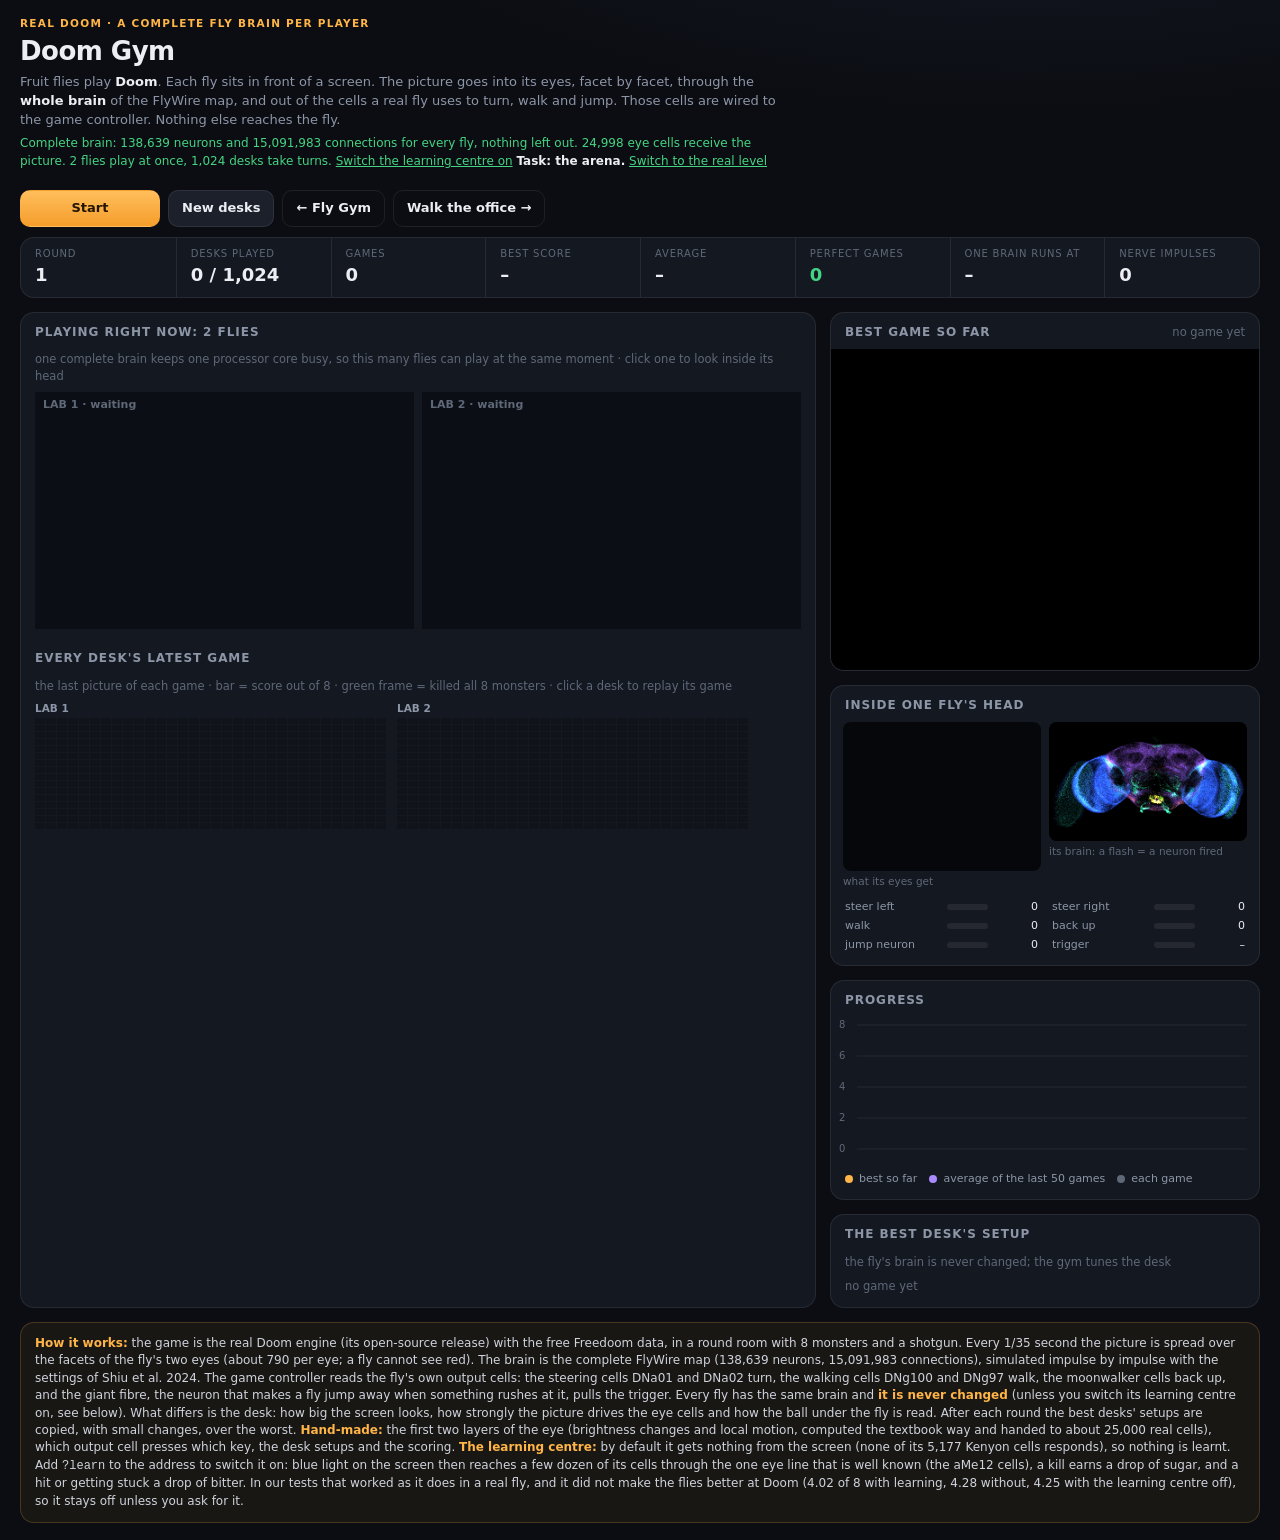
<file: ai-fly/doom-gym.html>
<!doctype html>
<html lang="en">
<head>
  <meta charset="utf-8">
  <meta name="viewport" content="width=device-width, initial-scale=1">
  <title>Doom Gym</title>
  <link rel="stylesheet" href="css/gym.css">
  <link rel="stylesheet" href="css/doom.css">
</head>
<body>
  <header class="top">
    <div class="brand">
      <div class="eyebrow">Real Doom · a complete fly brain per player</div>
      <h1>Doom Gym</h1>
      <p>Fruit flies play <b>Doom</b>. Each fly sits in front of a screen. The picture goes into its eyes, facet by facet, through the <b>whole brain</b> of the FlyWire map, and out of the cells a real fly uses to turn, walk and jump. Those cells are wired to the game controller. Nothing else reaches the fly.</p>
      <p id="mode" class="mode"></p>
    </div>
    <div class="controls">
      <button id="btn-run" class="primary" disabled>Loading…</button>
      <button id="btn-reset" disabled>New desks</button>
      <a class="link" href="fly-gym.html">← Fly Gym</a>
      <a class="link" id="link-office" href="doom-cubicles.html">Walk the office →</a>
    </div>
  </header>

  <section class="stats">
    <div><span>Round</span><b id="st-round">1</b></div>
    <div><span>Desks played</span><b id="st-played">–</b></div>
    <div><span>Games</span><b id="st-games">0</b></div>
    <div><span>Best score</span><b id="st-best">–</b></div>
    <div><span>Average</span><b id="st-mean">–</b></div>
    <div><span id="st-solved-name">Perfect games</span><b id="st-solved">0</b></div>
    <div><span>One brain runs at</span><b id="st-speed">–</b></div>
    <div><span>Nerve impulses</span><b id="st-impulses">0</b></div>
  </section>

  <main class="grid doom-grid">
    <section class="card wall-card">
      <div class="card-head"><h2 id="live-title">Playing right now</h2><span class="muted">one complete brain keeps one processor core busy, so this many flies can play at the same moment · click one to look inside its head</span></div>
      <div id="banner" class="banner"></div>
      <canvas id="live"></canvas>
      <div class="card-head"><h2>Every desk's latest game</h2><span class="muted" id="wall-note">the last picture of each game · bar = score out of 8 · green frame = killed all 8 monsters · click a desk to replay its game</span></div>
      <canvas id="wall"></canvas>
      <div id="tip" class="tip hidden"></div>
    </section>

    <section class="side">
      <div class="card">
        <div class="card-head"><h2 id="replay-title">Best game so far</h2><span class="muted" id="replay-note">no game yet</span></div>
        <canvas id="replay" width="320" height="200"></canvas>
        <canvas id="map" width="860" height="600" hidden></canvas>
        <div class="legend" id="map-legend" hidden><i style="--c:#ffffff"></i>where this fly went <i style="--c:#5fd4ff"></i>the way to the exit <i style="--c:#ffb547"></i>doors <i style="--c:#ff5d62"></i>this fly in the replay <i style="--c:#a98bff"></i>the flies playing right now</div>
      </div>
      <div class="card">
        <div class="card-head"><h2 id="head-title">Inside one fly's head</h2><span class="muted" id="head-note"></span></div>
        <div class="head-row">
          <figure><canvas id="facets" width="176" height="132"></canvas><figcaption id="facets-note">what its eyes get</figcaption></figure>
          <figure><canvas id="brain" width="220" height="132"></canvas><figcaption id="brain-note">its brain: a flash = a neuron fired</figcaption></figure>
        </div>
        <div class="meters" id="meters"></div>
      </div>
      <div class="card">
        <div class="card-head"><h2>Progress</h2><span class="muted" id="milestone"></span></div>
        <canvas id="chart"></canvas>
        <div class="legend"><i style="--c:#ffb547"></i>best so far <i style="--c:#a98bff"></i>average of the last 50 games <i style="--c:#5f6878"></i>each game</div>
      </div>
      <div class="card">
        <div class="card-head"><h2>The best desk's setup</h2><span class="muted" id="setup-note">the fly's brain is never changed; the gym tunes the desk</span></div>
        <div id="setup"></div>
      </div>
    </section>
  </main>

  <footer class="honest">
    <b>How it works:</b> the game is the real Doom engine (its open-source release) with the free Freedoom data, <span id="how-task">in a round room with 8 monsters and a shotgun</span>.
    Every 1/35 second the picture is spread over the facets of the fly's two eyes (about 790 per eye; a fly cannot see red). The brain is the complete FlyWire map
    (138,639 neurons, 15,091,983 connections), simulated impulse by impulse with the settings of Shiu et al. 2024. The game controller reads the fly's own output cells:
    the steering cells DNa01 and DNa02 turn, the walking cells DNg100 and DNg97 walk, the moonwalker cells back up, and the giant fibre, the neuron that makes a fly jump
    away when something rushes at it, pulls the trigger. Every fly has the same brain and <b>it is never changed</b> (unless you switch its learning centre on, see below). What differs is the desk: how big the screen looks, how strongly the picture
    drives the eye cells and how the ball under the fly is read. After each round the best desks' setups are copied, with small changes, over the worst.
    <b>Hand-made:</b> the first two layers of the eye (brightness changes and local motion, computed the textbook way and handed to about 25,000 real cells), which output cell presses which key, the desk setups and the scoring.
    <b>The learning centre:</b> by default it gets nothing from the screen (none of its 5,177 Kenyon cells responds), so nothing is learnt. Add <code>?learn</code> to the address to switch it on:
    blue light on the screen then reaches a few dozen of its cells through the one eye line that is well known (the aMe12 cells), a kill earns a drop of sugar, and a hit or getting stuck a drop of bitter.
    In our tests that worked as it does in a real fly, and it did not make the flies better at Doom (4.02 of 8 with learning, 4.28 without, 4.25 with the learning centre off), so it stays off unless you ask for it.
  </footer>

  <script type="module" src="js/doom/gym-main.js"></script>
</body>
</html>
</file>
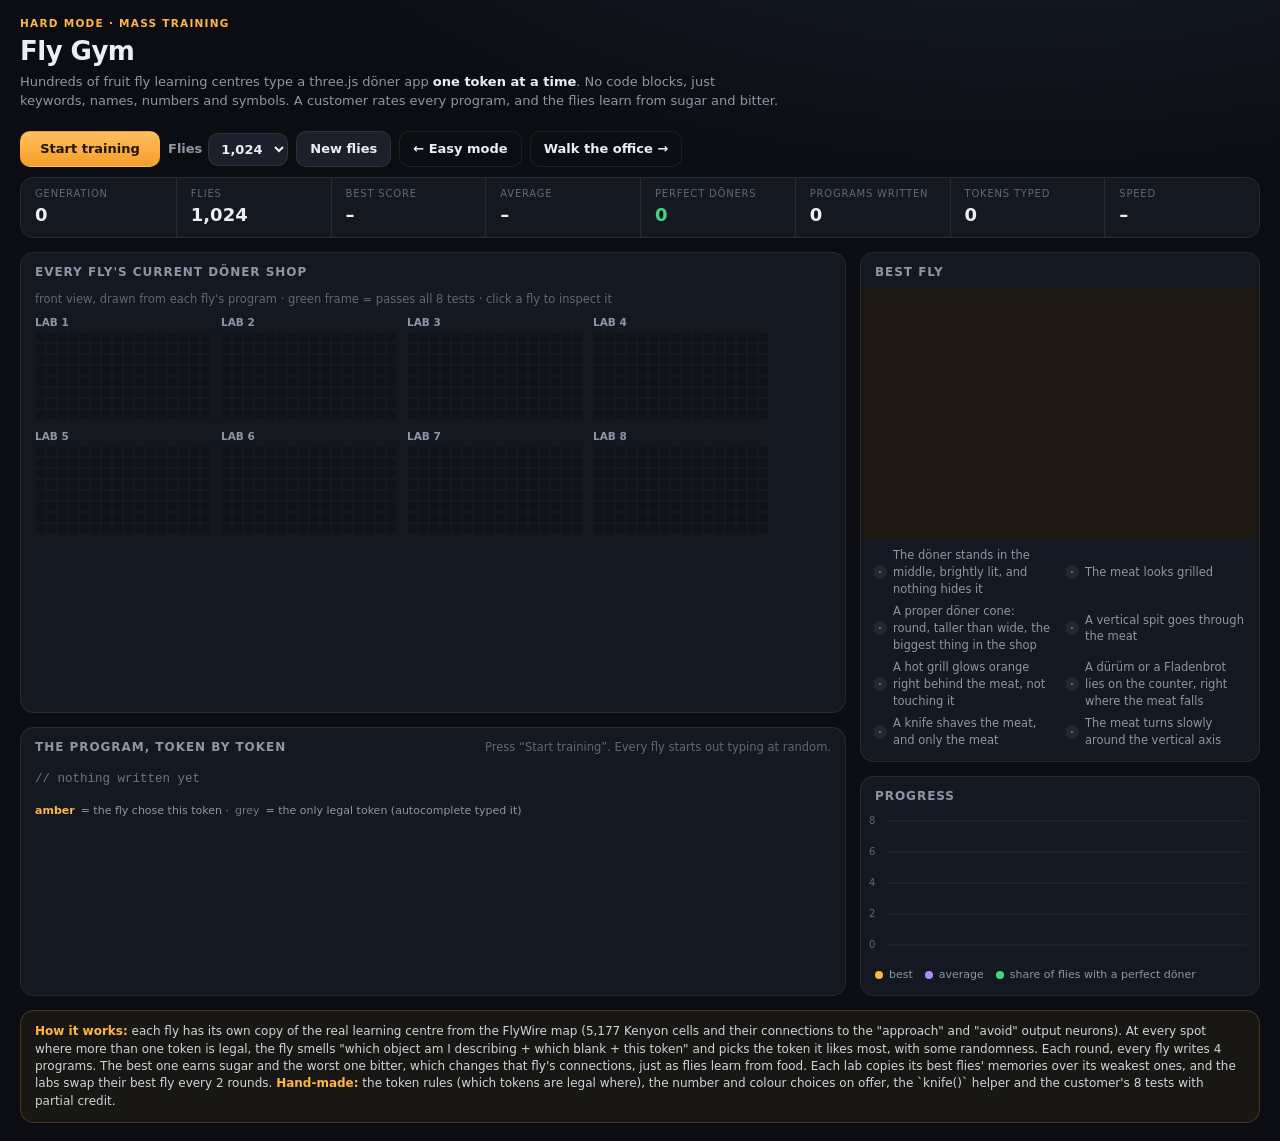
<file: ai-fly/fly-gym.html>
<!doctype html>
<html lang="en">
<head>
  <meta charset="utf-8">
  <meta name="viewport" content="width=device-width, initial-scale=1">
  <title>Fly Gym</title>
  <link rel="stylesheet" href="css/gym.css">
</head>
<body>
  <header class="top">
    <div class="brand">
      <div class="eyebrow">Hard mode · mass training</div>
      <h1>Fly Gym</h1>
      <p>Hundreds of fruit fly learning centres type a three.js döner app <b>one token at a time</b>. No code blocks, just keywords, names, numbers and symbols. A customer rates every program, and the flies learn from sugar and bitter.</p>
    </div>
    <div class="controls">
      <button id="btn-run" class="primary" disabled>Start training</button>
      <label class="sel">Flies
        <select id="flies">
          <option value="32">256</option>
          <option value="64">512</option>
          <option value="128" selected>1,024</option>
        </select>
      </label>
      <button id="btn-reset" disabled>New flies</button>
      <a class="link" href="doener.html">← Easy mode</a>
      <a class="link" href="cubicles.html">Walk the office →</a>
    </div>
  </header>

  <section class="stats">
    <div><span>Generation</span><b id="st-gen">0</b></div>
    <div><span>Flies</span><b id="st-flies">–</b></div>
    <div><span>Best score</span><b id="st-best">–</b></div>
    <div><span>Average</span><b id="st-mean">–</b></div>
    <div><span>Perfect döners</span><b id="st-solved">0</b></div>
    <div><span>Programs written</span><b id="st-programs">0</b></div>
    <div><span>Tokens typed</span><b id="st-tokens">0</b></div>
    <div><span>Speed</span><b id="st-speed">–</b></div>
  </section>

  <main class="grid">
    <section class="card wall-card">
      <div class="card-head"><h2>Every fly's current döner shop</h2><span class="muted">front view, drawn from each fly's program · green frame = passes all 8 tests · click a fly to inspect it</span></div>
      <div id="banner" class="banner"></div>
      <canvas id="wall"></canvas>
      <div id="tip" class="tip hidden"></div>
    </section>

    <section class="side">
      <div class="card">
        <div class="card-head"><h2 id="champ-title">Best fly</h2><span class="muted" id="champ-note"></span></div>
        <iframe id="preview" title="The best fly's döner app, running for real"></iframe>
        <ul id="tests"></ul>
      </div>
      <div class="card">
        <div class="card-head"><h2>Progress</h2><span class="muted" id="milestone"></span></div>
        <canvas id="chart"></canvas>
        <div class="legend"><i style="--c:#ffb547"></i>best <i style="--c:#a98bff"></i>average <i style="--c:#45d483"></i>share of flies with a perfect döner</div>
      </div>
    </section>

    <section class="card code-card">
      <div class="card-head"><h2>The program, token by token</h2><span class="muted" id="code-note"></span></div>
      <pre id="code"></pre>
      <div class="legend"><span class="tk-d">amber</span> = the fly chose this token · <span class="tk-a">grey</span> = the only legal token (autocomplete typed it)</div>
    </section>
  </main>

  <footer class="honest">
    <b>How it works:</b> each fly has its own copy of the real learning centre from the FlyWire map (5,177 Kenyon cells and their connections to the "approach" and "avoid" output neurons).
    At every spot where more than one token is legal, the fly smells "which object am I describing + which blank + this token" and picks the token it likes most, with some randomness.
    Each round, every fly writes 4 programs. The best one earns sugar and the worst one bitter, which changes that fly's connections, just as flies learn from food.
    Each lab copies its best flies' memories over its weakest ones, and the labs swap their best fly every 2 rounds.
    <b>Hand-made:</b> the token rules (which tokens are legal where), the number and colour choices on offer, the `knife()` helper and the customer's 8 tests with partial credit.
  </footer>

  <script type="module" src="js/gym/main.js"></script>
</body>
</html>
</file>
<file: ai-fly/css/gym.css>
:root {
  --bg: #0b0d12;
  --card: #141821;
  --card-2: #1b202b;
  --line: rgba(255, 255, 255, 0.08);
  --text: #eceef3;
  --muted: #8d96a7;
  --faint: #5f6878;
  --amber: #ffb547;
  --green: #45d483;
  --red: #ff5d62;
  --cyan: #5fd4ff;
  --violet: #a98bff;
  --radius: 14px;
  color-scheme: dark;
}
* { box-sizing: border-box; }
html, body { margin: 0; }
body {
  background: radial-gradient(1400px 700px at 80% -20%, #1b2233 0%, var(--bg) 60%);
  color: var(--text); min-height: 100vh;
  font: 13px/1.45 ui-sans-serif, system-ui, -apple-system, "Segoe UI", Roboto, sans-serif;
  -webkit-font-smoothing: antialiased;
}
h1 { margin: 2px 0 2px; font-size: 26px; letter-spacing: -0.02em; font-weight: 780; }
h2 { margin: 0; font-size: 12px; letter-spacing: 0.08em; text-transform: uppercase; color: var(--muted); font-weight: 650; }
.eyebrow { font-size: 10.5px; letter-spacing: 0.12em; text-transform: uppercase; color: var(--amber); font-weight: 650; }
.muted { color: var(--faint); font-size: 11.5px; }

.top { display: flex; gap: 20px; align-items: flex-end; justify-content: space-between; padding: 16px 20px 10px; flex-wrap: wrap; }
.brand p { margin: 0; color: var(--muted); max-width: 760px; }
.brand p b { color: var(--text); }
.controls { display: flex; gap: 8px; align-items: center; flex-wrap: wrap; }
button, .link, select {
  font: inherit; font-weight: 600; color: var(--text); background: var(--card-2); border: 1px solid var(--line);
  border-radius: 10px; padding: 8px 13px; cursor: pointer; text-decoration: none; white-space: nowrap;
}
button:hover, .link:hover { background: #242a37; }
button:disabled { opacity: 0.45; cursor: default; }
button.primary { background: linear-gradient(180deg, #ffbe5c, #f59e2b); color: #241503; border-color: transparent; min-width: 140px; }
.sel { display: inline-flex; align-items: center; gap: 6px; color: var(--muted); font-weight: 600; }
select { padding: 7px 8px; }
.link { background: transparent; }

.stats { display: grid; grid-template-columns: repeat(8, minmax(0, 1fr)); margin: 0 20px 14px; background: var(--card); border: 1px solid var(--line); border-radius: var(--radius); overflow: hidden; }
.stats > div { padding: 9px 14px; border-left: 1px solid var(--line); min-width: 0; }
.stats > div:first-child { border-left: 0; }
.stats span { display: block; font-size: 10px; letter-spacing: 0.08em; text-transform: uppercase; color: var(--faint); white-space: nowrap; }
.stats b { font-size: 18px; font-variant-numeric: tabular-nums; font-weight: 700; white-space: nowrap; }
#st-solved { color: var(--green); }

.grid { display: grid; grid-template-columns: minmax(0, 1fr) 400px; grid-template-areas: "wall side" "code side"; gap: 14px; padding: 0 20px 14px; }
.wall-card { grid-area: wall; }
.side { grid-area: side; display: flex; flex-direction: column; gap: 14px; }
.code-card { grid-area: code; }
.card { background: var(--card); border: 1px solid var(--line); border-radius: var(--radius); position: relative; overflow: hidden; }
.card-head { display: flex; justify-content: space-between; align-items: baseline; gap: 10px; padding: 11px 14px 8px; flex-wrap: wrap; }
#wall { display: block; width: calc(100% - 28px); margin: 0 14px 14px; cursor: crosshair; }
.banner {
  display: none; margin: 0 14px 10px; padding: 10px 14px; border-radius: 10px; font-size: 14px;
  background: linear-gradient(90deg, rgba(69, 212, 131, 0.22), rgba(69, 212, 131, 0.08));
  border: 1px solid rgba(69, 212, 131, 0.6); color: #dff8ea; box-shadow: 0 0 24px rgba(69, 212, 131, 0.25);
}
.banner.show { display: block; animation: pop 0.5s ease-out; }
.banner b { color: var(--green); }
@keyframes pop { from { transform: scale(0.96); opacity: 0; } to { transform: none; opacity: 1; } }
.tip { position: absolute; pointer-events: none; background: rgba(8, 10, 14, 0.94); border: 1px solid var(--line); border-radius: 8px; padding: 6px 9px; font-size: 11.5px; white-space: nowrap; }
.hidden { display: none; }

#preview { width: 100%; height: 250px; border: 0; display: block; background: #1d1712; }
#tests { list-style: none; margin: 0; padding: 6px 12px 10px; display: grid; grid-template-columns: 1fr 1fr; gap: 2px 10px; }
#tests li { display: flex; gap: 6px; align-items: center; font-size: 11.5px; color: var(--muted); padding: 2px 0; }
#tests li i { width: 14px; height: 14px; border-radius: 50%; display: grid; place-items: center; font-style: normal; font-size: 9px; font-weight: 800; background: rgba(255, 255, 255, 0.06); flex: none; }
#tests li.pass { color: var(--text); }
#tests li.pass i { background: rgba(69, 212, 131, 0.2); color: var(--green); }
#tests li.fail i { background: rgba(255, 93, 98, 0.18); color: var(--red); }
#chart { width: 100%; height: 150px; display: block; }
.legend { display: flex; gap: 6px; align-items: center; flex-wrap: wrap; padding: 4px 14px 12px; font-size: 11px; color: var(--muted); }
.legend i { width: 8px; height: 8px; border-radius: 50%; background: var(--c); margin-left: 6px; }
.legend i:first-child { margin-left: 0; }

#code { margin: 0; padding: 4px 14px 10px; max-height: 420px; overflow: auto; font: 12.5px/1.6 ui-monospace, "Cascadia Code", Consolas, Menlo, monospace; white-space: pre-wrap; word-break: break-word; }
.tk-d { color: var(--amber); font-weight: 600; }
.tk-a { color: #6c7587; }
.tk-end { color: var(--amber); font-style: italic; opacity: 0.7; }

.honest { margin: 0 20px 18px; padding: 12px 14px; border-radius: var(--radius); background: rgba(255, 181, 71, 0.06); border: 1px solid rgba(255, 181, 71, 0.2); color: #cfd3dc; font-size: 12px; }
.honest b { color: var(--amber); }

@media (max-width: 1100px) {
  .grid { grid-template-columns: 1fr; grid-template-areas: "wall" "side" "code"; }
  .stats { grid-template-columns: repeat(4, minmax(0, 1fr)); }
  .stats > div:nth-child(5) { border-left: 0; }
  .stats > div:nth-child(n+5) { border-top: 1px solid var(--line); }
}
@media (max-width: 600px) {
  .top, .grid { padding-left: 12px; padding-right: 12px; }
  .stats, .honest { margin-left: 12px; margin-right: 12px; }
  .stats { grid-template-columns: repeat(2, minmax(0, 1fr)); }
  .stats > div:nth-child(odd) { border-left: 0; }
  .stats > div:nth-child(n+3) { border-top: 1px solid var(--line); }
}
</file>
<file: ai-fly/css/doom.css>
/* additions for the Doom Gym page (on top of gym.css) */
.mode { margin-top: 6px !important; font-size: 12px; color: var(--green) !important; }
.mode.fast { color: var(--amber) !important; }
.mode a { color: inherit; }
.doom-grid { grid-template-areas: "wall side"; grid-template-columns: minmax(0, 1fr) 430px; }
#live { display: block; width: calc(100% - 28px); margin: 0 14px 10px; cursor: pointer; image-rendering: pixelated; }
#wall { image-rendering: pixelated; }
#replay { display: block; width: 100%; aspect-ratio: 320 / 240; image-rendering: pixelated; background: #000; cursor: pointer; }
#map { display: block; width: 100%; background: #0b0e14; }
#map[hidden], #map-legend[hidden] { display: none; }
.head-row { display: flex; gap: 8px; padding: 0 12px 6px; }
.head-row figure { margin: 0; flex: 1 1 0; min-width: 0; }
.head-row canvas { display: block; width: 100%; border-radius: 8px; background: #05070b; }
.head-row figcaption { font-size: 10.5px; color: var(--faint); padding-top: 3px; }
.meters { display: grid; grid-template-columns: 1fr 1fr; gap: 3px 14px; padding: 4px 14px 12px; }
.meter { display: grid; grid-template-columns: 96px 1fr 44px; align-items: center; gap: 6px; font-size: 11px; color: var(--muted); }
.meter i { display: block; height: 6px; border-radius: 3px; background: rgba(255, 255, 255, 0.07); overflow: hidden; }
.meter i b { display: block; height: 100%; width: 0; background: var(--c, var(--cyan)); }
.meter span:last-child { text-align: right; font-variant-numeric: tabular-nums; color: var(--text); }
.meter.on span:first-child { color: var(--red); font-weight: 700; }
#setup { padding: 0 14px 12px; display: grid; gap: 4px; }
.knob { display: grid; grid-template-columns: 118px 1fr 64px; gap: 8px; align-items: center; font-size: 11.5px; color: var(--muted); }
.knob .track { position: relative; height: 6px; border-radius: 3px; background: rgba(255, 255, 255, 0.07); }
.knob .track u { position: absolute; top: -3px; width: 2px; height: 12px; background: var(--faint); }
.knob .track b { position: absolute; top: -2px; width: 10px; height: 10px; margin-left: -5px; border-radius: 50%; background: var(--amber); }
.knob span:last-child { text-align: right; color: var(--text); font-variant-numeric: tabular-nums; }
@media (max-width: 1100px) { .doom-grid { grid-template-columns: 1fr; grid-template-areas: "wall" "side"; } }
</file>
